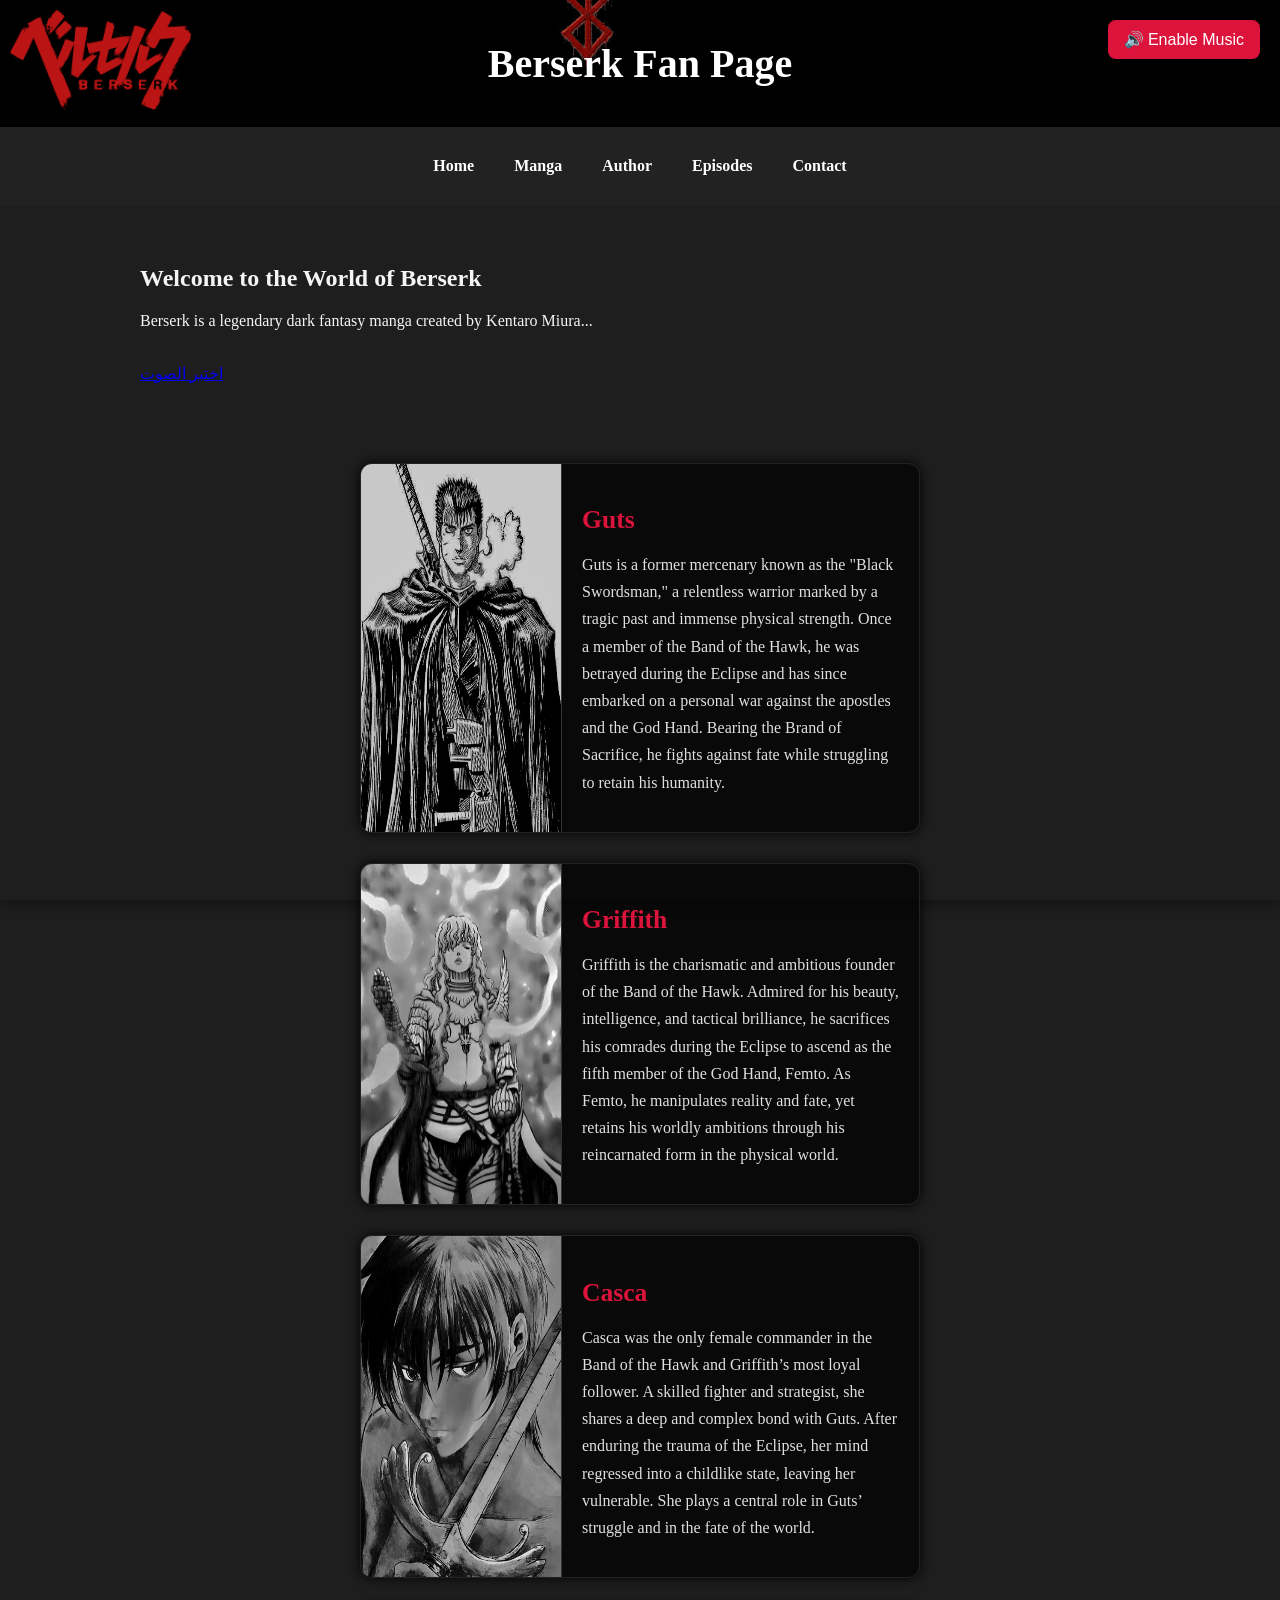
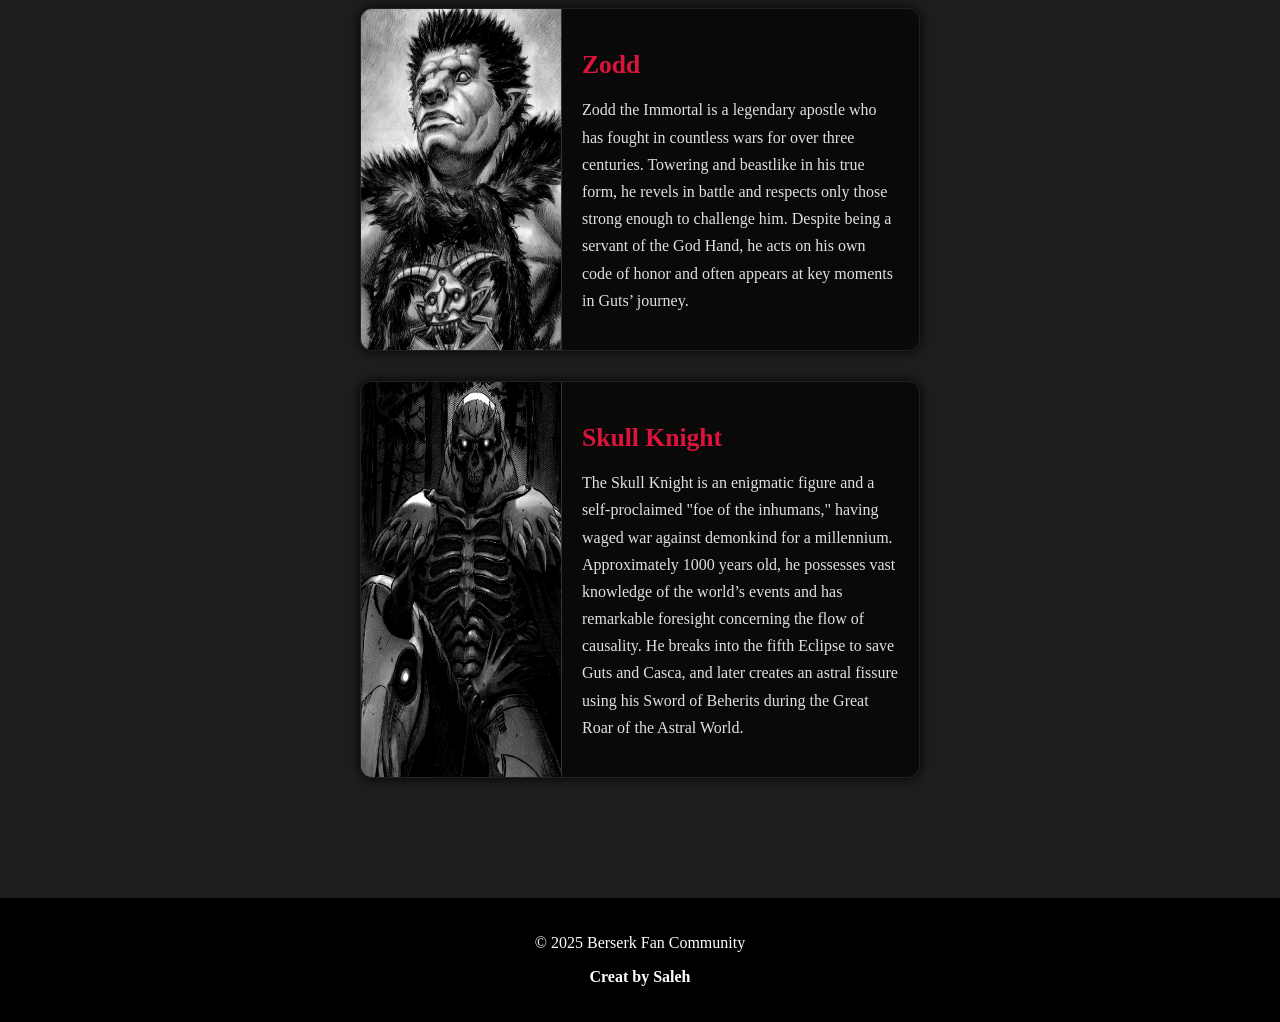
<file: index.html>
<!DOCTYPE html>
<html lang="en">
<head>
  <meta charset="UTF-8" />
  <meta name="viewport" content="width=device-width, initial-scale=1.0" />
  <title>Berserk Fan Page</title>
  <link rel="stylesheet" href="style.css" />
  <style>
    


  </style>
</head>
<body>

<div id="page-transition"></div>


<video autoplay muted loop id="bg-video">
  <source src="background.mp4" type="video/mp4">
  Your browser does not support HTML5 video.
</video>
<header>
  <img src="photos/Berserk_anime_logo.png" alt="Side Icon" class="side-icon" />
  <div class="title-wrapper">
    <img src="sign sacrifice.png" alt="Sacrifice Mark" class="logo" />
    <h1 class="site-title">Berserk Fan Page</h1>
  </div>
</header>




<nav>
  <a href="index.html">Home</a>
  <a href="manga.html">Manga</a>
  <a href="author.html">Author</a>
  <a href="episodes.html">Episodes</a>
  <a href="contact.html">Contact</a>
</nav>

<audio id="bg-music" loop>
  <source src="THEME.mp3" type="audio/mp3"/>
  Your browser does not support the audio element.
</audio>
<button id="play-audio">🔊 Enable Music</button>
<section>
  <h2>Welcome to the World of Berserk</h2>
  <p>Berserk is a legendary dark fantasy manga created by Kentaro Miura...</p> <br><a href="#">اختبر الصوت</a>
  <br>
  <!--
  <div class="gallery">
    <img src="guts.jpg" alt="Guts" />
    <img src="griffith.jpg" alt="Griffith" />
    <img src="casca.jpg" alt="Casca" />
  </div>
  -->
  <div class="character-list">
  <div class="character-list">
  <div class="character-item">
    <img src="guts.jpg" alt="Guts" />
    <div class="character-text">
      <h2>Guts</h2>
      <p>Guts is a former mercenary known as the "Black Swordsman," a relentless warrior marked by a tragic past and immense physical strength. Once a member of the Band of the Hawk, he was betrayed during the Eclipse and has since embarked on a personal war against the apostles and the God Hand. Bearing the Brand of Sacrifice, he fights against fate while struggling to retain his humanity.</p>
    </div>
  </div>

  <div class="character-item">
    <img src="griffith.jpg" alt="Griffith" />
    <div class="character-text">
      <h2>Griffith</h2>
      <p>Griffith is the charismatic and ambitious founder of the Band of the Hawk. Admired for his beauty, intelligence, and tactical brilliance, he sacrifices his comrades during the Eclipse to ascend as the fifth member of the God Hand, Femto. As Femto, he manipulates reality and fate, yet retains his worldly ambitions through his reincarnated form in the physical world.</p>
    </div>
  </div>

  <div class="character-item">
    <img src="casca.jpg" alt="Casca" />
    <div class="character-text">
      <h2>Casca</h2>
      <p>Casca was the only female commander in the Band of the Hawk and Griffith’s most loyal follower. A skilled fighter and strategist, she shares a deep and complex bond with Guts. After enduring the trauma of the Eclipse, her mind regressed into a childlike state, leaving her vulnerable. She plays a central role in Guts’ struggle and in the fate of the world.</p>
    </div>
  </div>

  <div class="character-item">
    <img src="zodd.jpg" alt="Zodd" />
    <div class="character-text">
      <h2>Zodd</h2>
      <p>Zodd the Immortal is a legendary apostle who has fought in countless wars for over three centuries. Towering and beastlike in his true form, he revels in battle and respects only those strong enough to challenge him. Despite being a servant of the God Hand, he acts on his own code of honor and often appears at key moments in Guts’ journey.</p>
    </div>
  </div>

  <div class="character-item">
    <img src="skullknight.jpg" alt="Skull Knight" />
    <div class="character-text">
      <h2>Skull Knight</h2>
      <p>The Skull Knight is an enigmatic figure and a self-proclaimed "foe of the inhumans," having waged war against demonkind for a millennium. Approximately 1000 years old, he possesses vast knowledge of the world’s events and has remarkable foresight concerning the flow of causality. He breaks into the fifth Eclipse to save Guts and Casca, and later creates an astral fissure using his Sword of Beherits during the Great Roar of the Astral World.</p>
    </div>
  </div>
</div>

</div>

     
   
</section>

<footer>
  <p>&copy; 2025 Berserk Fan Community</p>
   <p><b>Creat by Saleh </p>
</footer>


<script>
  const playBtn = document.getElementById("play-audio");
  const music = document.getElementById("bg-music");

  playBtn.addEventListener("click", () => {
    music.play().then(() => {
      playBtn.style.display = "none"; // إخفاء الزر بعد التشغيل
    }).catch((err) => {
      console.log("Audio play failed:", err);
    });
  });
</script>
<script>
  const clickSound = new Audio("mouse click audio/click_2.mp3");

  document.querySelectorAll("a").forEach(link => {
    link.addEventListener("click", function (e) {
      e.preventDefault(); // يمنع التوجيه الفوري

      // تشغيل الصوت أولاً
      clickSound.currentTime = 0;
      clickSound.play();

      // بعد أن يبدأ تشغيل الصوت، نعيد التوجيه للصفحة المطلوبة
      setTimeout(() => {
        window.location.href = this.href;
      },  280); // يمكن تعديل الوقت حسب مدة الصوت
    });
  });
</script>

<script>
  // تأثير دخول الصفحة
  document.body.classList.add("fade-in");

  // تأثير عند الانتقال لرابط
  document.querySelectorAll("a").forEach(link => {
    link.addEventListener("click", function (e) {
      const url = this.href;
      if (url.includes("#") || url.startsWith("javascript")) return; // تجاهل الروابط الداخلية أو الزائفة

      e.preventDefault(); // إيقاف التنقل المؤقت
      document.body.classList.add("fade-out");

      // بعد انتهاء تأثير الخروج، انتقل للرابط
      setTimeout(() => {
        window.location.href = url;
      }, 600); // نفس مدة الانتقال الموجودة في CSS
    });
  });
</script>

<script>
  const clickSound = new Audio("sowrd-click.mp3");
  const transitionOverlay = document.getElementById("page-transition");

  document.querySelectorAll("a").forEach(link => {
    link.addEventListener("click", function (e) {
      const url = this.href;

      if (!url || url.includes("#") || url.startsWith("javascript")) return;

      e.preventDefault();

      // تشغيل صوت النقر
      clickSound.currentTime = 0;
      clickSound.play();

      // تفعيل طبقة التلاشي
      transitionOverlay.classList.add("active");

      // الانتقال بعد التلاشي
      setTimeout(() => {
        window.location.href = url;
      }, 600); // المدة تتطابق مع transition في CSS
    });
  });

  // عند الدخول إلى الصفحة، اخفاء طبقة التلاشي (لإظهار fade-in)
  window.addEventListener("DOMContentLoaded", () => {
    transitionOverlay.classList.remove("active");
  });
</script>
	
<script>
  document.body.classList.add("fade-in");

  document.querySelectorAll("a").forEach(link => {
    link.addEventListener("click", function (e) {
      const url = this.href;
      if (url.includes("#") || url.startsWith("javascript")) return;

      e.preventDefault();
      document.body.classList.add("fade-out");

      setTimeout(() => {
        window.location.href = url;
      }, 600);
    });
  });
</script>


</body>
</html>
</file>
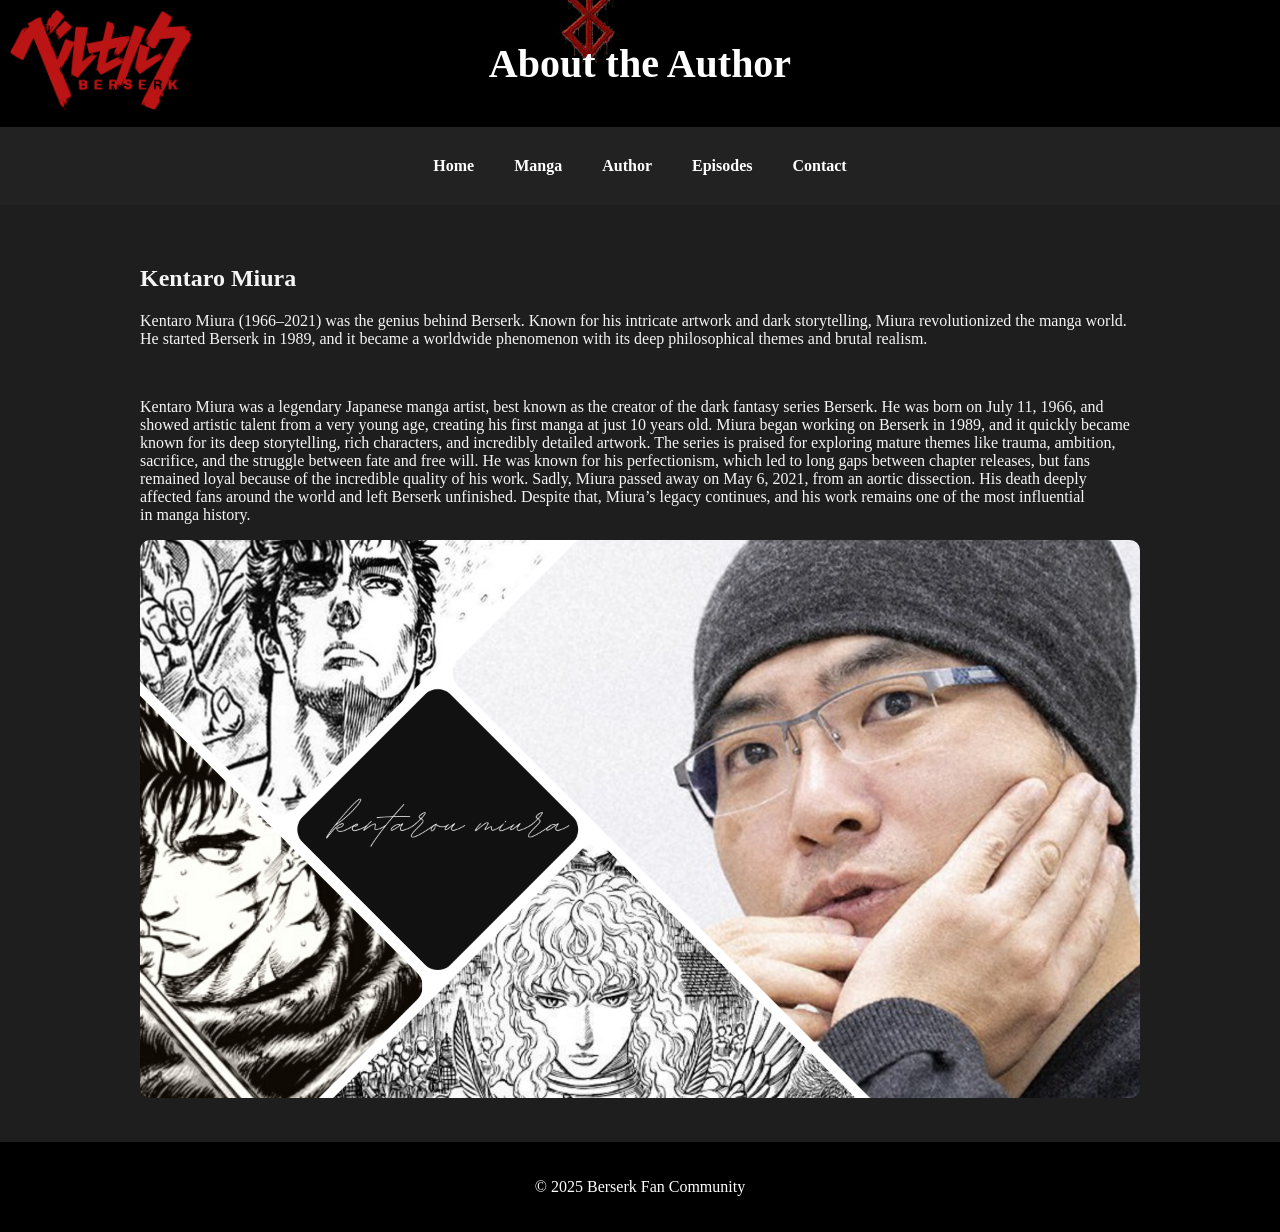
<file: author.html>
<!DOCTYPE html>
<html lang="en">
<head>
  <meta charset="UTF-8" />
  <meta name="viewport" content="width=device-width, initial-scale=1.0" />
  <title>Author</title>
  <link rel="stylesheet" href="style.css" />
</head>
<body>

<div id="page-transition"></div>


<header>
  <img src="photos/Berserk_anime_logo.png" alt="Side Icon" class="side-icon" />
  <div class="title-wrapper">
    <img src="sign sacrifice.png" alt="Sacrifice Mark" class="logo" />
    <h1 class="site-title">About the Author</h1>
  </div>
</header>

<nav>
  <a href="index.html">Home</a>
  <a href="manga.html">Manga</a>
  <a href="author.html">Author</a>
  <a href="episodes.html">Episodes</a>
  <a href="contact.html">Contact</a>
</nav>

<section>
  <h2>Kentaro Miura</h2>
  <p>Kentaro Miura (1966–2021) was the genius behind Berserk. Known for his intricate artwork and dark storytelling, Miura revolutionized the manga world. He started Berserk in 1989, and it became a worldwide phenomenon with its deep philosophical themes and brutal realism.</p>
<br>
<p>Kentaro Miura was a legendary Japanese manga artist, best known as the creator of the dark fantasy series Berserk. He was born on July 11, 1966, and showed artistic talent from a very young age, creating his first manga at just 10 years old.

Miura began working on Berserk in 1989, and it quickly became known for its deep storytelling, rich characters, and incredibly detailed artwork. The series is praised for exploring mature themes like trauma, ambition, sacrifice, and the struggle between fate and free will.

He was known for his perfectionism, which led to long gaps between chapter releases, but fans remained loyal because of the incredible quality of his work. Sadly, Miura passed away on May 6, 2021, from an aortic dissection. His death deeply affected fans around the world and left Berserk unfinished.

Despite that, Miura’s legacy continues, and his work remains one of the most influential in manga history.</p>
  <img src="Kentaro Miura.webp" alt="Kentaro Miura" style="width: 100%; border-radius: 10px;" />
</section>

<footer>
  <p>&copy; 2025 Berserk Fan Community</p>
</footer>
<script>
  const clickSound = new Audio("mouse click audio/click_2.mp3");

  document.querySelectorAll("a").forEach(link => {
    link.addEventListener("click", function (e) {
      e.preventDefault(); // يمنع التوجيه الفوري

      // تشغيل الصوت أولاً
      clickSound.currentTime = 0;
      clickSound.play();

      // بعد أن يبدأ تشغيل الصوت، نعيد التوجيه للصفحة المطلوبة
      setTimeout(() => {
        window.location.href = this.href;
      }, 280); // يمكن تعديل الوقت حسب مدة الصوت
    });
  });
</script>

<script>
  // تأثير دخول الصفحة
  document.body.classList.add("fade-in");

  // تأثير عند الانتقال لرابط
  document.querySelectorAll("a").forEach(link => {
    link.addEventListener("click", function (e) {
      const url = this.href;
      if (url.includes("#") || url.startsWith("javascript")) return; // تجاهل الروابط الداخلية أو الزائفة

      e.preventDefault(); // إيقاف التنقل المؤقت
      document.body.classList.add("fade-out");

      // بعد انتهاء تأثير الخروج، انتقل للرابط
      setTimeout(() => {
        window.location.href = url;
      }, 600); // نفس مدة الانتقال الموجودة في CSS
    });
  });
</script>

<script>
  const clickSound = new Audio("sowrd-click.mp3");
  const transitionOverlay = document.getElementById("page-transition");

  document.querySelectorAll("a").forEach(link => {
    link.addEventListener("click", function (e) {
      const url = this.href;

      if (!url || url.includes("#") || url.startsWith("javascript")) return;

      e.preventDefault();

      // تشغيل صوت النقر
      clickSound.currentTime = 0;
      clickSound.play();

      // تفعيل طبقة التلاشي
      transitionOverlay.classList.add("active");

      // الانتقال بعد التلاشي
      setTimeout(() => {
        window.location.href = url;
      }, 600); // المدة تتطابق مع transition في CSS
    });
  });

  // عند الدخول إلى الصفحة، اخفاء طبقة التلاشي (لإظهار fade-in)
  window.addEventListener("DOMContentLoaded", () => {
    transitionOverlay.classList.remove("active");
  });
</script>

<script>
  document.body.classList.add("fade-in");

  document.querySelectorAll("a").forEach(link => {
    link.addEventListener("click", function (e) {
      const url = this.href;
      if (url.includes("#") || url.startsWith("javascript")) return;

      e.preventDefault();
      document.body.classList.add("fade-out");

      setTimeout(() => {
        window.location.href = url;
      }, 600);
    });
  });
</script>


</body>
</html>
</file>
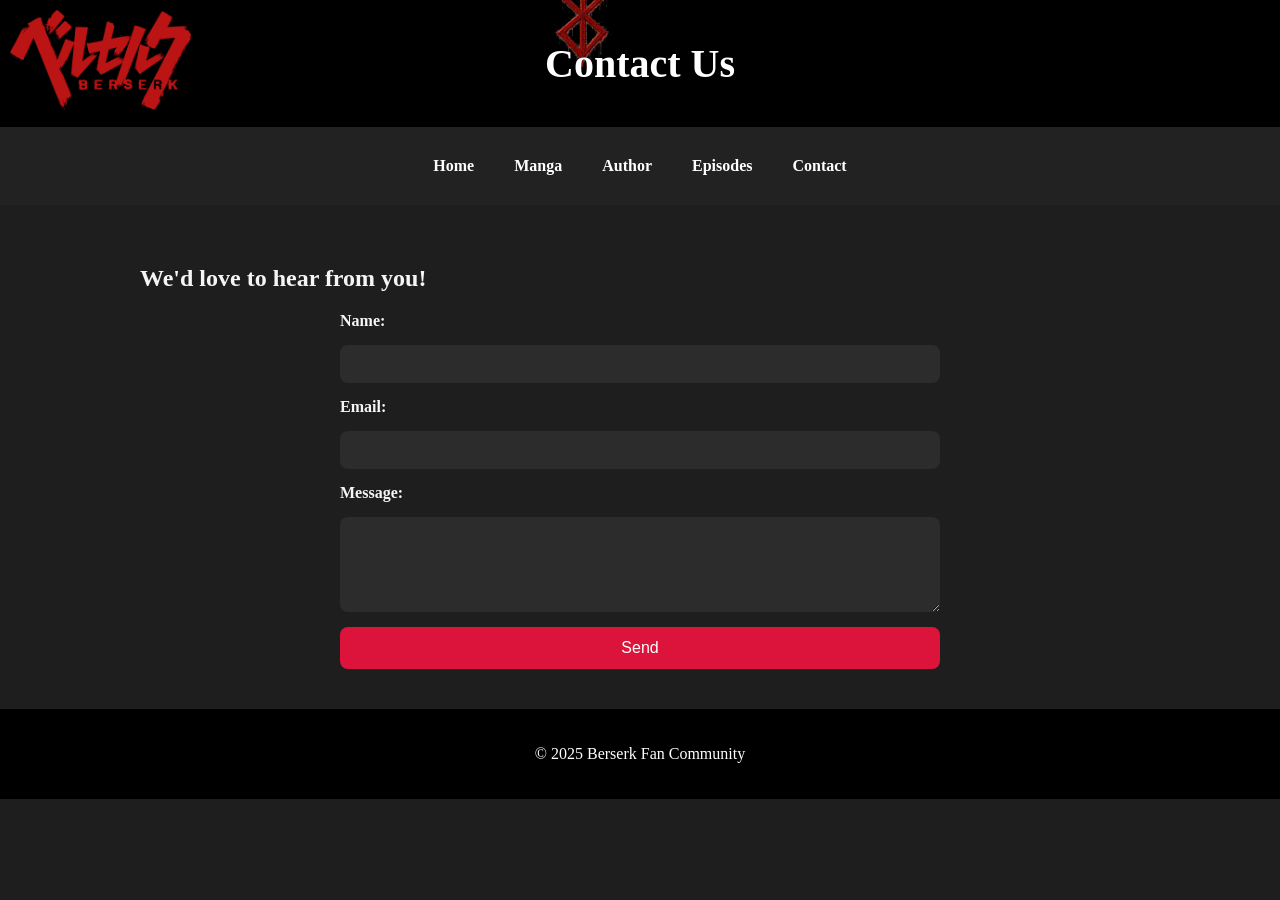
<file: contact.html>
<!DOCTYPE html>
<html lang="en">
<head>
  <meta charset="UTF-8" />
  <meta name="viewport" content="width=device-width, initial-scale=1.0"/>
  <title>Contact Us - Berserk Fan Page</title>
  <link rel="stylesheet" href="style.css" />
  <style>
       .logo {
	
  position: absolute;
  
  top: -40%;
  left: 20%;
  }
  .site-title {
  position: relative;
  z-index: 2;
  
  color: white;
  margin: auto;
  }
  </style>
</head>
<body>

<div id="page-transition"></div>


<header>
  <img src="photos/Berserk_anime_logo.png" alt="Side Icon" class="side-icon" />
  <div class="title-wrapper">
    <img src="sign sacrifice.png" alt="Sacrifice Mark" class="logo" />
    <h1 class="site-title">Contact Us</h1>
  </div>
</header>

<nav>
  <a href="index.html">Home</a>
  <a href="manga.html">Manga</a>
  <a href="author.html">Author</a>
  <a href="episodes.html">Episodes</a>
  <a href="contact.html">Contact</a>
</nav>

<section>
  <h2>We'd love to hear from you!</h2>
  <form action="#" method="post" class="contact-form">
    <label for="name">Name:</label>
    <input type="text" id="name" name="name" required/>

    <label for="email">Email:</label>
    <input type="email" id="email" name="email" required/>

    <label for="message">Message:</label>
    <textarea id="message" name="message" rows="5" required></textarea>

    <button type="submit">Send</button>
  </form>
</section>

<footer>
  <p>&copy; 2025 Berserk Fan Community</p>
</footer>
<script>
  const clickSound = new Audio("mouse click audio/click_2.mp3");

  document.querySelectorAll("a").forEach(link => {
    link.addEventListener("click", function (e) {
      e.preventDefault(); // يمنع التوجيه الفوري

      // تشغيل الصوت أولاً
      clickSound.currentTime = 0;
      clickSound.play();

      // بعد أن يبدأ تشغيل الصوت، نعيد التوجيه للصفحة المطلوبة
      setTimeout(() => {
        window.location.href = this.href;
      },  280); // يمكن تعديل الوقت حسب مدة الصوت
    });
  });
</script>

<script>
  // تأثير دخول الصفحة
  document.body.classList.add("fade-in");

  // تأثير عند الانتقال لرابط
  document.querySelectorAll("a").forEach(link => {
    link.addEventListener("click", function (e) {
      const url = this.href;
      if (url.includes("#") || url.startsWith("javascript")) return; // تجاهل الروابط الداخلية أو الزائفة

      e.preventDefault(); // إيقاف التنقل المؤقت
      document.body.classList.add("fade-out");

      // بعد انتهاء تأثير الخروج، انتقل للرابط
      setTimeout(() => {
        window.location.href = url;
      }, 600); // نفس مدة الانتقال الموجودة في CSS
    });
  });
</script>

<script>
  const clickSound = new Audio("sowrd-click.mp3");
  const transitionOverlay = document.getElementById("page-transition");

  document.querySelectorAll("a").forEach(link => {
    link.addEventListener("click", function (e) {
      const url = this.href;

      if (!url || url.includes("#") || url.startsWith("javascript")) return;

      e.preventDefault();

      // تشغيل صوت النقر
      clickSound.currentTime = 0;
      clickSound.play();

      // تفعيل طبقة التلاشي
      transitionOverlay.classList.add("active");

      // الانتقال بعد التلاشي
      setTimeout(() => {
        window.location.href = url;
      }, 600); // المدة تتطابق مع transition في CSS
    });
  });

  // عند الدخول إلى الصفحة، اخفاء طبقة التلاشي (لإظهار fade-in)
  window.addEventListener("DOMContentLoaded", () => {
    transitionOverlay.classList.remove("active");
  });
</script>

<script>
  document.body.classList.add("fade-in");

  document.querySelectorAll("a").forEach(link => {
    link.addEventListener("click", function (e) {
      const url = this.href;
      if (url.includes("#") || url.startsWith("javascript")) return;

      e.preventDefault();
      document.body.classList.add("fade-out");

      setTimeout(() => {
        window.location.href = url;
      }, 600);
    });
  });
</script>


</body>
</html>
</file>
<file: style.css>
body {
  font-family: 'Arial', sans-serif;
  background-color: #1e1e1e;
  color: #f5f5f5;
  margin: 0;
  padding: 0;
}

header {
  background-color: black;
  text-align: center;
  padding: 20px;
  position: relative;
}

.logo {
   width: 100px;
  animation: glowPulse 2s infinite;
}

@keyframes glowPulse {
  0% {
    filter: drop-shadow(0 0 5px red);
    transform: scale(1);
  }
  50% {
    filter: drop-shadow(0 0 20px crimson);
    transform: scale(1.1);
  }
  100% {
    filter: drop-shadow(0 0 5px red);
    transform: scale(1);
  }
}

@keyframes spin {
  0% { transform: rotate(0deg);}
  100% { transform: rotate(360deg);}
}

nav {
  background-color: #333;
  display: flex;
  justify-content: center;
  padding: 10px 0;
}

nav a {
  color: white;
  padding: 14px 20px;
  text-decoration: none;
  font-weight: bold;
  transition: background-color 0.3s;
}

nav a:hover {
  background-color: #555;
}

section {
  padding: 40px;
  max-width: 1000px;
  margin: auto;
}

.gallery {
  display: grid;
  grid-template-columns: repeat(auto-fit, minmax(200px, 1fr));
  gap: 20px;
}

.gallery img {
  width: 100%;
  border-radius: 10px;
  box-shadow: 0 0 10px #000;
  transition: transform 0.3s;
}

.gallery img:hover {
  transform: scale(1.05);
}

footer {
  text-align: center;
  background-color: black;
  padding: 20px;
  color: white;
}

.contact-form {
  display: flex;
  flex-direction: column;
  max-width: 600px;
  margin: auto;
  gap: 15px;
}

.contact-form label {
  font-weight: bold;
}

.contact-form input,
.contact-form textarea {
  padding: 10px;
  font-size: 1em;
  border: none;
  border-radius: 8px;
  background-color: #2c2c2c;
  color: white;
}

.contact-form button {
  background-color: crimson;
  color: white;
  padding: 12px;
  border: none;
  border-radius: 8px;
  font-size: 1em;
  cursor: pointer;
  transition: background-color 0.3s;
}

.contact-form button:hover {
  background-color: darkred;
}
#bg-video {
  position: fixed;
  top: 0;
  left: 0;
  min-width: 100vw;
  min-height: 100vh;
  object-fit: cover;
  z-index: -1;
  opacity: 0.7;
  filter: brightness(0.5) contrast(1.2);
}
#play-audio {
  position: fixed;
  top: 20px;
  right: 20px;
  padding: 10px 16px;
  background-color: crimson;
  color: white;
  border: none;
  border-radius: 8px;
  font-size: 1rem;
  cursor: pointer;
  z-index: 999;
  transition: background-color 0.3s;
}

#play-audio:hover {
  background-color: darkred;
}
body, a, a:hover {
  cursor: url("cursors/guts-sword.cur"), auto;
}

.character-list {
  display: flex;
  flex-direction: column;
  gap: 30px;
  margin: 40px auto;
  width: 80%;
  max-width: 700px;
}

.character-item {
  display: flex;
  background-color: rgba(0, 0, 0, 0.6);
  border: 1px solid #444;
  border-radius: 12px;
  overflow: hidden;
  color: white;
  font-family: Arial, sans-serif;
}

.character-item img {
  width: 180px;
  height: auto;
  border-right: 1px solid #333;
}

.character-text {
  padding: 15px;
  text-align: right;
  direction: rtl;
}
.character-item img {
  width: 180px;
  height: auto;
  border-right: 1px solid #333;
  transition: transform 0.3s; /* لإضافة التحريك */
}

.character-item img:hover {
  transform: scale(1.05); /* تأثير التكبير */
}

.character-text h2 {
  font-size: 1.6rem;
  color: crimson;
  margin-bottom: 10px;
  font-weight: bold;
  font-family: 'Georgia', serif;
}

.character-text p {
  font-size: 1rem;
  line-height: 1.7;
  font-family: 'Georgia', serif;
  color: #e0e0e0;
}

.character-item {
  display: flex;
  background-color: rgba(0, 0, 0, 0.7);
  border: 1px solid #222;
  border-radius: 12px;
  overflow: hidden;
  color: white;
  box-shadow: 0 0 12px #000;
  transition: transform 0.3s ease;
}

.character-item:hover {
  transform: scale(1.02);
}

.character-item img {
  width: 200px;
  height: auto;
  border-right: 1px solid #333;
  transition: transform 0.3s;
}

.character-item img:hover {
  transform: scale(1.05);
}

.character-text {
  padding: 20px;
  text-align: left;
  direction: ltr;
}

body {
  font-family: Arial, sans-serif;
  background-color: #111;
  color: #fff;
  margin: 0;
  padding: 0;
}

nav {
  background-color: #222;
  padding: 1em;
}

nav ul {
  list-style: none;
  display: flex;
  justify-content: center;
  gap: 2em;
  padding: 0;
  margin: 0;
}

nav ul li a {
  color: white;
  text-decoration: none;
  font-weight: bold;
}

nav ul li a:hover {
  color: #f00;
}

/* Layout */
.episode-container {
  display: flex;
  max-width: 1000px;
  margin: 30px auto;
  gap: 20px;
  align-items: flex-start;
}

.episode-list {
  width: 25%;
  background-color: #1a1a1a;
  padding: 1em;
  border-radius: 10px;
}

.episode-list h3 {
  text-align: center;
  color: #f00;
  margin-bottom: 1em;
}

.episode-list button {
  width: 100%;
  padding: 10px;
  margin-bottom: 10px;
  background-color: #333;
  color: white;
  border: none;
  border-radius: 6px;
  cursor: pointer;
  transition: background 0.3s;
}

.episode-list button:hover {
  background-color: #f00;
}

/* Display Area */
.display {
  width: 75%;
}

.current-episode {
  background-color: #8B0000; /* Bloody red */
  text-align: center;
  padding: 1em;
  margin-bottom: -20px;
  font-size: 1.2em;
  border-radius: 8px 8px 0 0;
  transform: translateY(-20px);
}

video {
  width: 100%;
  height: auto;
  (b)o)r)der: 4px solid #8B0000;)
  border-radius: 0 0 8px 8px;
  box-shadow: 0 0 15px #000;
}
body {
  font-family: 'Georgia', serif;
  background-color: #1e1e1e;
  color: #f5f5f5;
  margin: 0;
  padding: 0;
}

h1, h2, h3, h4, h5 {
  font-family: 'Georgia', serif;
  font-weight: bold;
}

/* تأثير الانتقال البصري */
.fade-out {
  opacity: 0;
  transition: opacity 0.8s ease-out;
}

.fade-in {
  opacity: 1;
  animation: fadeIn 0.8s ease-in;
}

@keyframes fadeIn {
  from { opacity: 0; }
  to { opacity: 1; }
}

/* الغطاء الأسود المستخدم في التلاشي */
#page-transition {
  position: fixed;
  top: 0;
  left: 0;
  width: 100%;
  height: 100%;
  background-color: black;
  z-index: 9999;
  opacity: 0;
  pointer-events: none;
  transition: opacity 0.6s ease;
}

#page-transition.active {
  opacity: 1;
  pointer-events: auto;
}

.fade-out {
  opacity: 0;
  transition: opacity 0.6s ease-out;
}

.fade-in {
  opacity: 1;
  animation: fadeIn 0.6s ease-in;
}

@keyframes fadeIn {
  from { opacity: 0; }
  to { opacity: 1; }
}

.manga-column {
  display: flex;
  flex-direction: column;
  gap: 40px;
  margin-top: 30px;
  align-items: center;
}

.manga-item {
  text-align: center;
  animation: floatUpDown 3s ease-in-out infinite;
  transition: transform 0.3s, box-shadow 0.3s;
  position: relative;
}

.manga-item img {
  width: 80%;
  max-width: 500px;
  border-radius: 12px;
  box-shadow: 0 0 20px rgba(255, 0, 0, 0.2);
  transition: transform 0.3s ease, box-shadow 0.3s ease;
}

.manga-item:hover img {
  transform: scale(1.03);
  box-shadow: 0 0 30px crimson;
}

.manga-item p {
  margin-top: 10px;
  font-size: 1rem;
  color: #ccc;
  font-family: 'Georgia', serif;
}

/* أنيميشن تنفس */
@keyframes floatUpDown {
  0% { transform: translateY(0); }
  50% { transform: translateY(-10px); }
  100% { transform: translateY(0); }
}


header {
  position: relative;
  padding: 40px 20px;
  text-align: center;
}

.title-wrapper {
  position: relative;
  display: inline-block;
}

.logo {
	
  position: absolute;
  
  top: -40%;
  left: 33%;
  
  transform: translate(-50%, -50%);
  
  opacity: 100; /* شفافية الشعار */
  height: 100px; /* يمكنك تعديله حسب الحجم المرغوب */
  z-index: 1;
  pointer-events: none; /* حتى لا يعترض التفاعل مع النص */
}

.site-title {
  position: relative;
  z-index: 2;
  font-size: 2.5rem;
  color: white;
  margin: 0;
}

.side-icon {
  position: absolute;
  top: 10px;
  left: 10px;
  height: 100px;
  width: auto;
  z-index: 3;
}
</file>
